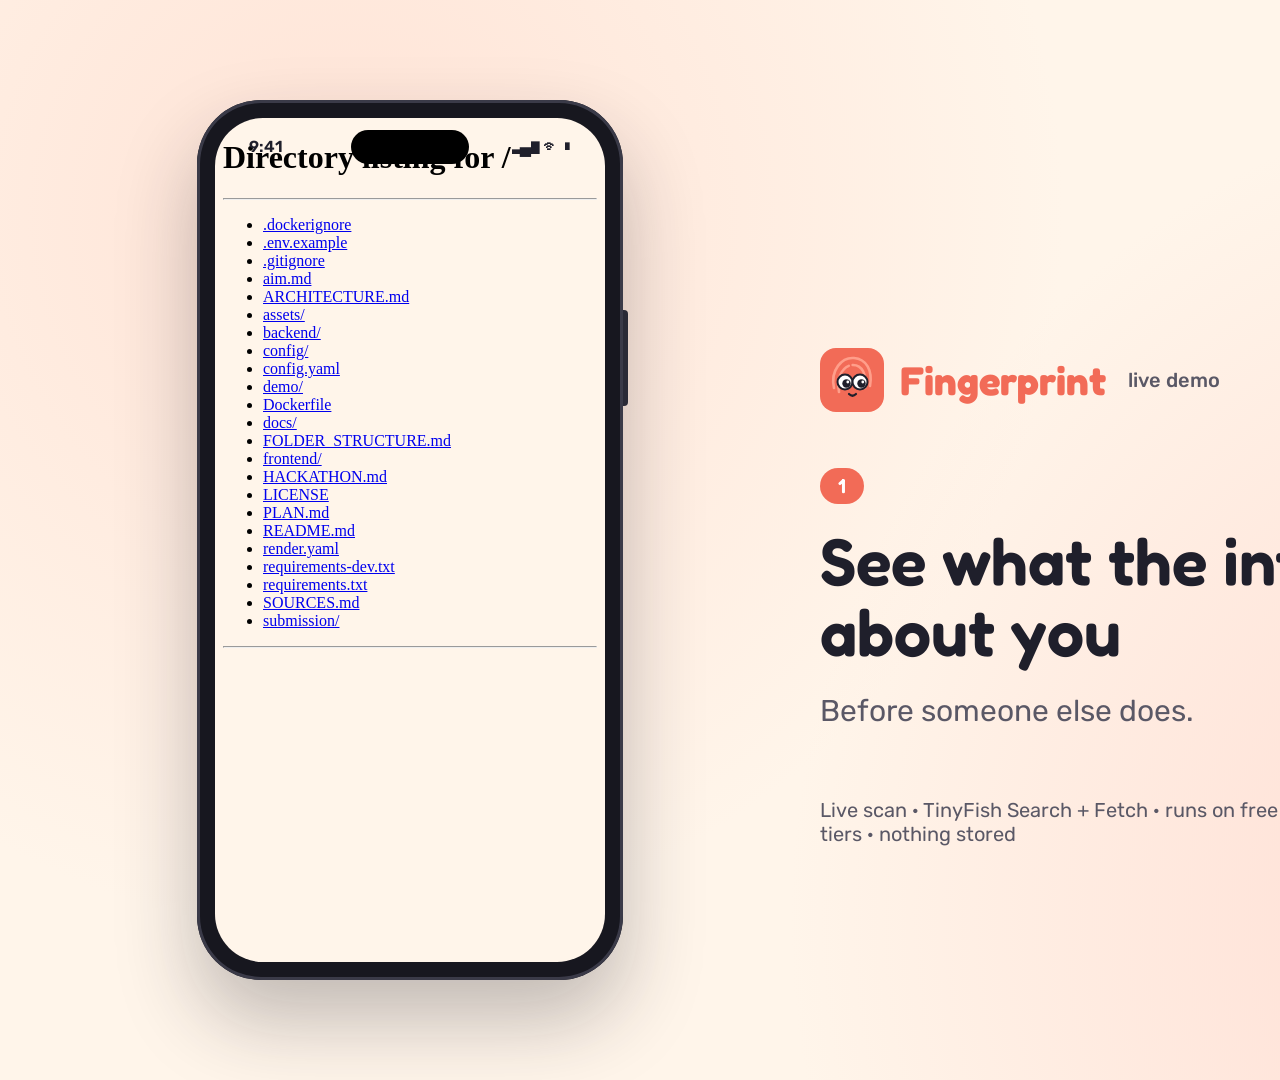
<file: demo/stage.html>
<!doctype html>
<html lang="en">
<head>
<meta charset="utf-8">
<title>Fingerprint demo</title>
<link href="https://fonts.googleapis.com/css2?family=Fredoka:wght@500;600;700&family=Rubik:wght@400;500&display=swap" rel="stylesheet">
<style>
  :root { --cream: #FFF5EA; --coral: #F26B57; --coral-dark: #E0503B; --ink: #1F1F2B; --ink-2: #5A5866; }
  * { box-sizing: border-box; }
  html, body { margin: 0; width: 1920px; height: 1080px; overflow: hidden; }
  body {
    font-family: Rubik, system-ui, sans-serif; color: var(--ink);
    background: radial-gradient(circle at 18% 20%, #FFE3D6 0, transparent 40%),
                radial-gradient(circle at 85% 85%, #FFD9CF 0, transparent 45%), var(--cream);
    display: grid; grid-template-columns: 820px 1fr; align-items: center;
  }
  .phone-wrap { display: flex; justify-content: center; }
  .phone {
    width: 426px; height: 880px; border-radius: 64px; padding: 18px; position: relative;
    background: #17171F; box-shadow: 0 40px 80px rgba(31,31,43,.28), inset 0 0 0 3px #3A3A48;
  }
  .phone::before { /* dynamic island */
    content: ""; position: absolute; top: 30px; left: 50%; transform: translateX(-50%);
    width: 118px; height: 34px; border-radius: 20px; background: #000; z-index: 3;
  }
  .phone::after { /* side button */
    content: ""; position: absolute; right: -5px; top: 210px; width: 5px; height: 96px; border-radius: 0 4px 4px 0; background: #2A2A36;
  }
  .screen { width: 390px; height: 844px; border-radius: 48px; overflow: hidden; background: var(--cream); position: relative; }
  iframe { width: 390px; height: 844px; border: 0; display: block; }
  .status { position: absolute; top: 0; left: 0; right: 0; height: 50px; z-index: 2; pointer-events: none;
    display: flex; justify-content: space-between; align-items: center; padding: 6px 34px 0; font: 600 16px Rubik; color: var(--ink);  transition: background .3s; }
  .status.solid { background: var(--cream); box-shadow: 0 1px 0 rgba(31,31,43,.06); }

  .side { padding-right: 140px; }
  .brand { display: flex; align-items: center; gap: 16px; margin-bottom: 56px; }
  .brand img { width: 64px; height: 64px; }
  .brand b { font: 700 40px Fredoka; color: var(--coral); }
  .brand span { font: 500 20px Rubik; color: var(--ink-2); margin-left: 6px; }
  .step { display: inline-block; font: 600 20px Fredoka; color: #fff; background: var(--coral); border-radius: 999px; padding: 6px 18px; margin-bottom: 22px; }
  .title { font: 600 66px/1.08 Fredoka; margin: 0 0 22px; }
  .sub { font: 400 30px/1.4 Rubik; color: var(--ink-2); margin: 0; max-width: 900px; }
  .caption { transition: opacity .35s ease, transform .35s ease; }
  .caption.out { opacity: 0; transform: translateY(12px); }
  .badge { position: absolute; right: 60px; top: 50px; font: 600 22px Fredoka; background: #1F1F2B; color: #fff; border-radius: 999px; padding: 10px 22px; opacity: 0; transition: opacity .3s; }
  .badge.on { opacity: 1; }
  .foot { position: absolute; left: 820px; bottom: 54px; font: 400 20px Rubik; color: var(--ink-2); }

  .end { position: fixed; inset: 0; background: var(--coral); color: #fff; display: flex; flex-direction: column;
    align-items: center; justify-content: center; gap: 18px; opacity: 0; pointer-events: none; transition: opacity .6s; z-index: 10; }
  .end.on { opacity: 1; }
  .end img { width: 260px; }
  .end h1 { font: 700 96px Fredoka; margin: 0; }
  .end p { font: 400 34px Rubik; margin: 0; opacity: .95; }
</style>
</head>
<body>
  <div class="phone-wrap">
    <div class="phone">
      <div class="screen">
        <div class="status" id="status"><span>9:41</span><span>▂▄▆ ᯤ ▮</span></div>
        <iframe id="app" name="app" src="/" title="Fingerprint app"></iframe>
      </div>
    </div>
  </div>
  <div class="side">
    <div class="brand"><img src="/assets/logo/icon.svg" alt=""><b>Fingerprint</b><span>live demo</span></div>
    <div class="caption" id="caption">
      <div class="step" id="step">1</div>
      <h2 class="title" id="title">See what the internet knows about you</h2>
      <p class="sub" id="sub">Before someone else does.</p>
    </div>
  </div>
  <div class="badge" id="badge">⏩ sped up</div>
  <div class="foot">Live scan · TinyFish Search + Fetch · runs on free tiers · nothing stored</div>
  <div class="end" id="end">
    <img src="/assets/mascot/smudge.svg" alt="">
    <h1>Fingerprint</h1>
    <p>See your digital footprint, then clean it up.</p>
  </div>
<script>
  window.caption = (step, title, sub) => {
    const c = document.getElementById("caption");
    c.classList.add("out");
    setTimeout(() => {
      document.getElementById("step").textContent = step;
      document.getElementById("title").textContent = title;
      document.getElementById("sub").textContent = sub || "";
      c.classList.remove("out");
    }, 350);
  };
  window.badge = (text) => {
    const b = document.getElementById("badge");
    if (text) { b.textContent = text; b.classList.add("on"); } else b.classList.remove("on");
  };
  window.statusSolid = (on) => document.getElementById("status").classList.toggle("solid", on);
  window.ending = () => document.getElementById("end").classList.add("on");
</script>
</body>
</html>
</file>
